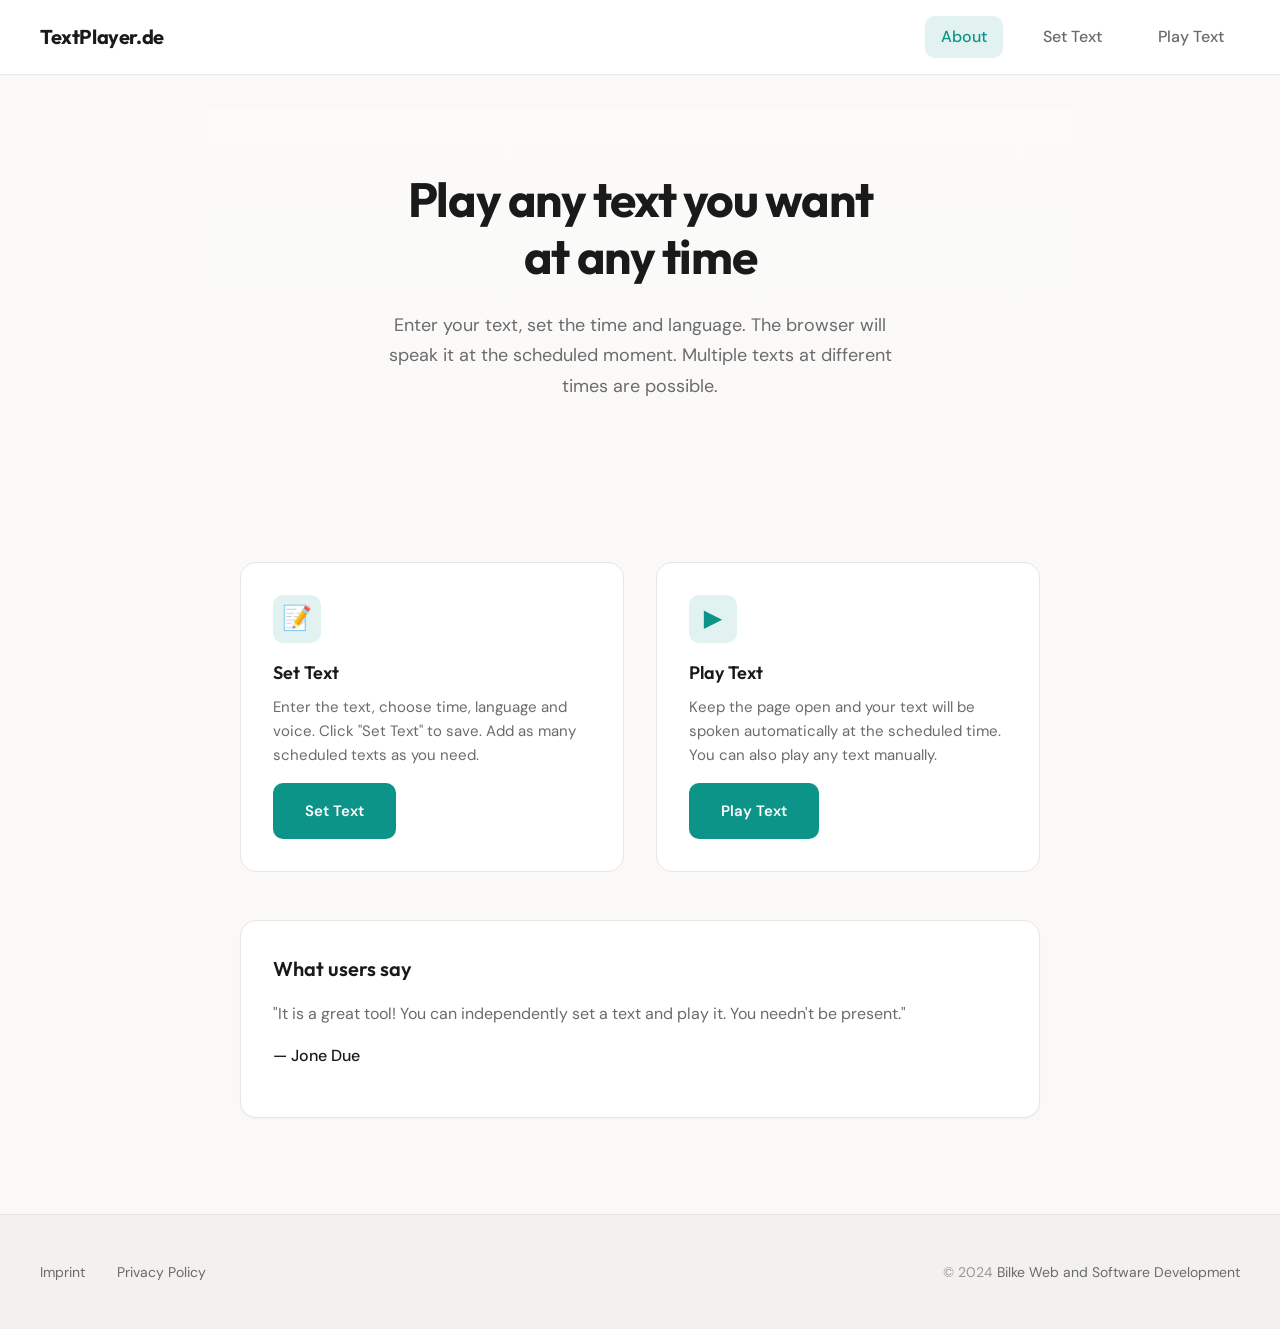
<file: index.html>
<!DOCTYPE html>
<html lang="en">
<head>
  <meta charset="utf-8">
  <meta name="viewport" content="width=device-width, initial-scale=1">
  <title>TextPlayer.de – Play any text at any time</title>
  <meta name="description" content="Set text, choose a time and language. The service speaks your text at the scheduled time. Perfect for prayers, reminders, and announcements.">
  <meta name="author" content="Bilke Web- und Softwareentwicklung">
  <link rel="icon" href="images/fevicon.png" type="image/gif">
  <link rel="stylesheet" href="css/modern.css">
</head>
<body class="app-layout">
  <header class="app-header">
    <div class="app-header-inner">
      <a href="index.html" class="app-logo">TextPlayer.de</a>
      <button class="nav-toggle" type="button" aria-label="Toggle menu" onclick="document.querySelector('.app-nav').classList.toggle('open')">
        <svg width="24" height="24" viewBox="0 0 24 24" fill="none" stroke="currentColor" stroke-width="2"><path d="M3 12h18M3 6h18M3 18h18"/></svg>
      </button>
      <nav class="app-nav">
        <a href="index.html" class="active">About</a>
        <a href="settext.php">Set Text</a>
        <a href="playtext.php">Play Text</a>
      </nav>
    </div>
  </header>

  <main class="app-main">
    <div class="app-container">
      <section class="hero hero-with-bg">
        <h1 class="hero-title">Play any text you want<br>at any time</h1>
        <p class="hero-subtitle">Enter your text, set the time and language. The browser will speak it at the scheduled moment. Multiple texts at different times are possible.</p>
      </section>

      <section class="feature-grid">
        <div class="feature-block">
          <div class="feature-icon">📝</div>
          <h3 class="feature-title">Set Text</h3>
          <p class="feature-desc">Enter the text, choose time, language and voice. Click "Set Text" to save. Add as many scheduled texts as you need.</p>
          <a href="settext.php" class="btn btn-primary">Set Text</a>
        </div>
        <div class="feature-block">
          <div class="feature-icon">▶</div>
          <h3 class="feature-title">Play Text</h3>
          <p class="feature-desc">Keep the page open and your text will be spoken automatically at the scheduled time. You can also play any text manually.</p>
          <a href="playtext.php" class="btn btn-primary">Play Text</a>
        </div>
      </section>

      <section class="card" style="margin-top: var(--space-2xl);">
        <h2 class="card-title">What users say</h2>
        <p style="color: var(--color-text-muted); margin: 0;">"It is a great tool! You can independently set a text and play it. You needn't be present."</p>
        <p style="margin-top: var(--space-md); font-weight: 500;">— Jone Due</p>
      </section>
    </div>
  </main>

  <footer class="app-footer">
    <div class="app-footer-inner">
      <div class="app-footer-links">
        <a href="imprint.html">Imprint</a>
        <a href="privacy_policy.html">Privacy Policy</a>
      </div>
      <p class="app-footer-copy">© 2024 <a href="https://www.bilke-web-sw.de/" target="_blank" rel="noopener">Bilke Web and Software Development</a></p>
    </div>
  </footer>
</body>
</html>
</file>
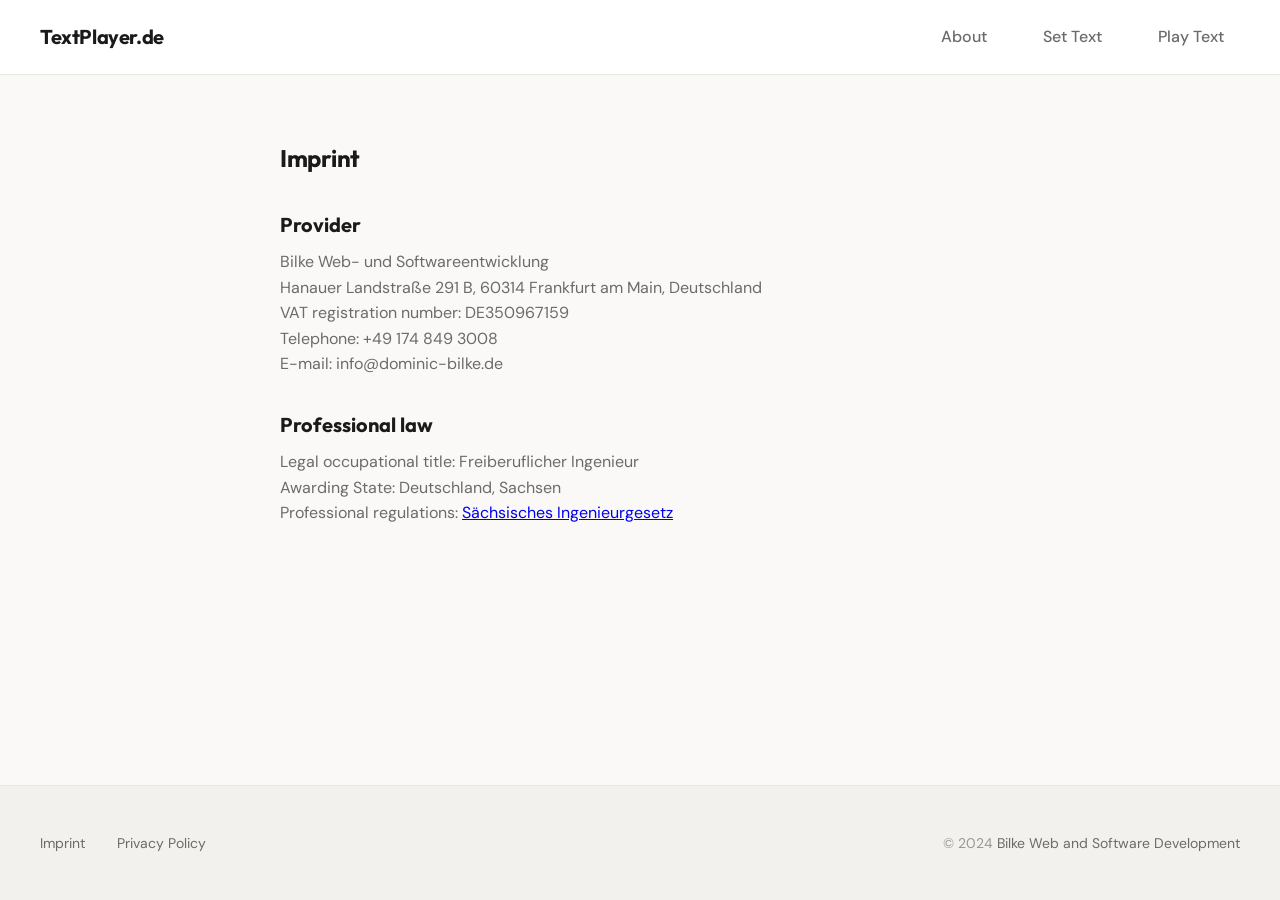
<file: imprint.html>
<!DOCTYPE html>
<html lang="en">
<head>
  <meta charset="utf-8">
  <meta name="viewport" content="width=device-width, initial-scale=1">
  <title>Imprint – TextPlayer.de</title>
  <meta name="description" content="Imprint and legal information for TextPlayer.de">
  <meta name="author" content="Bilke Web- und Softwareentwicklung">
  <link rel="icon" href="images/fevicon.png" type="image/gif">
  <link rel="stylesheet" href="css/modern.css">
</head>
<body class="app-layout">
  <header class="app-header">
    <div class="app-header-inner">
      <a href="index.html" class="app-logo">TextPlayer.de</a>
      <button class="nav-toggle" type="button" aria-label="Toggle menu" onclick="document.querySelector('.app-nav').classList.toggle('open')">
        <svg width="24" height="24" viewBox="0 0 24 24" fill="none" stroke="currentColor" stroke-width="2"><path d="M3 12h18M3 6h18M3 18h18"/></svg>
      </button>
      <nav class="app-nav">
        <a href="index.html">About</a>
        <a href="settext.php">Set Text</a>
        <a href="playtext.php">Play Text</a>
      </nav>
    </div>
  </header>

  <main class="app-main">
    <div class="app-container legal-content">
      <h1 class="page-title">Imprint</h1>

      <h2>Provider</h2>
      <p>Bilke Web- und Softwareentwicklung<br>
      Hanauer Landstraße 291 B, 60314 Frankfurt am Main, Deutschland<br>
      VAT registration number: DE350967159<br>
      Telephone: +49 174 849 3008<br>
      E-mail: info@dominic-bilke.de</p>

      <h2>Professional law</h2>
      <p>Legal occupational title: Freiberuflicher Ingenieur<br>
      Awarding State: Deutschland, Sachsen<br>
      Professional regulations: <a href="https://www.revosax.sachsen.de/vorschrift/17148-SaechsIngG" target="_blank" rel="noopener">Sächsisches Ingenieurgesetz</a></p>
    </div>
  </main>

  <footer class="app-footer">
    <div class="app-footer-inner">
      <div class="app-footer-links">
        <a href="imprint.html">Imprint</a>
        <a href="privacy_policy.html">Privacy Policy</a>
      </div>
      <p class="app-footer-copy">© 2024 <a href="https://www.bilke-web-sw.de/" target="_blank" rel="noopener">Bilke Web and Software Development</a></p>
    </div>
  </footer>
</body>
</html>
</file>
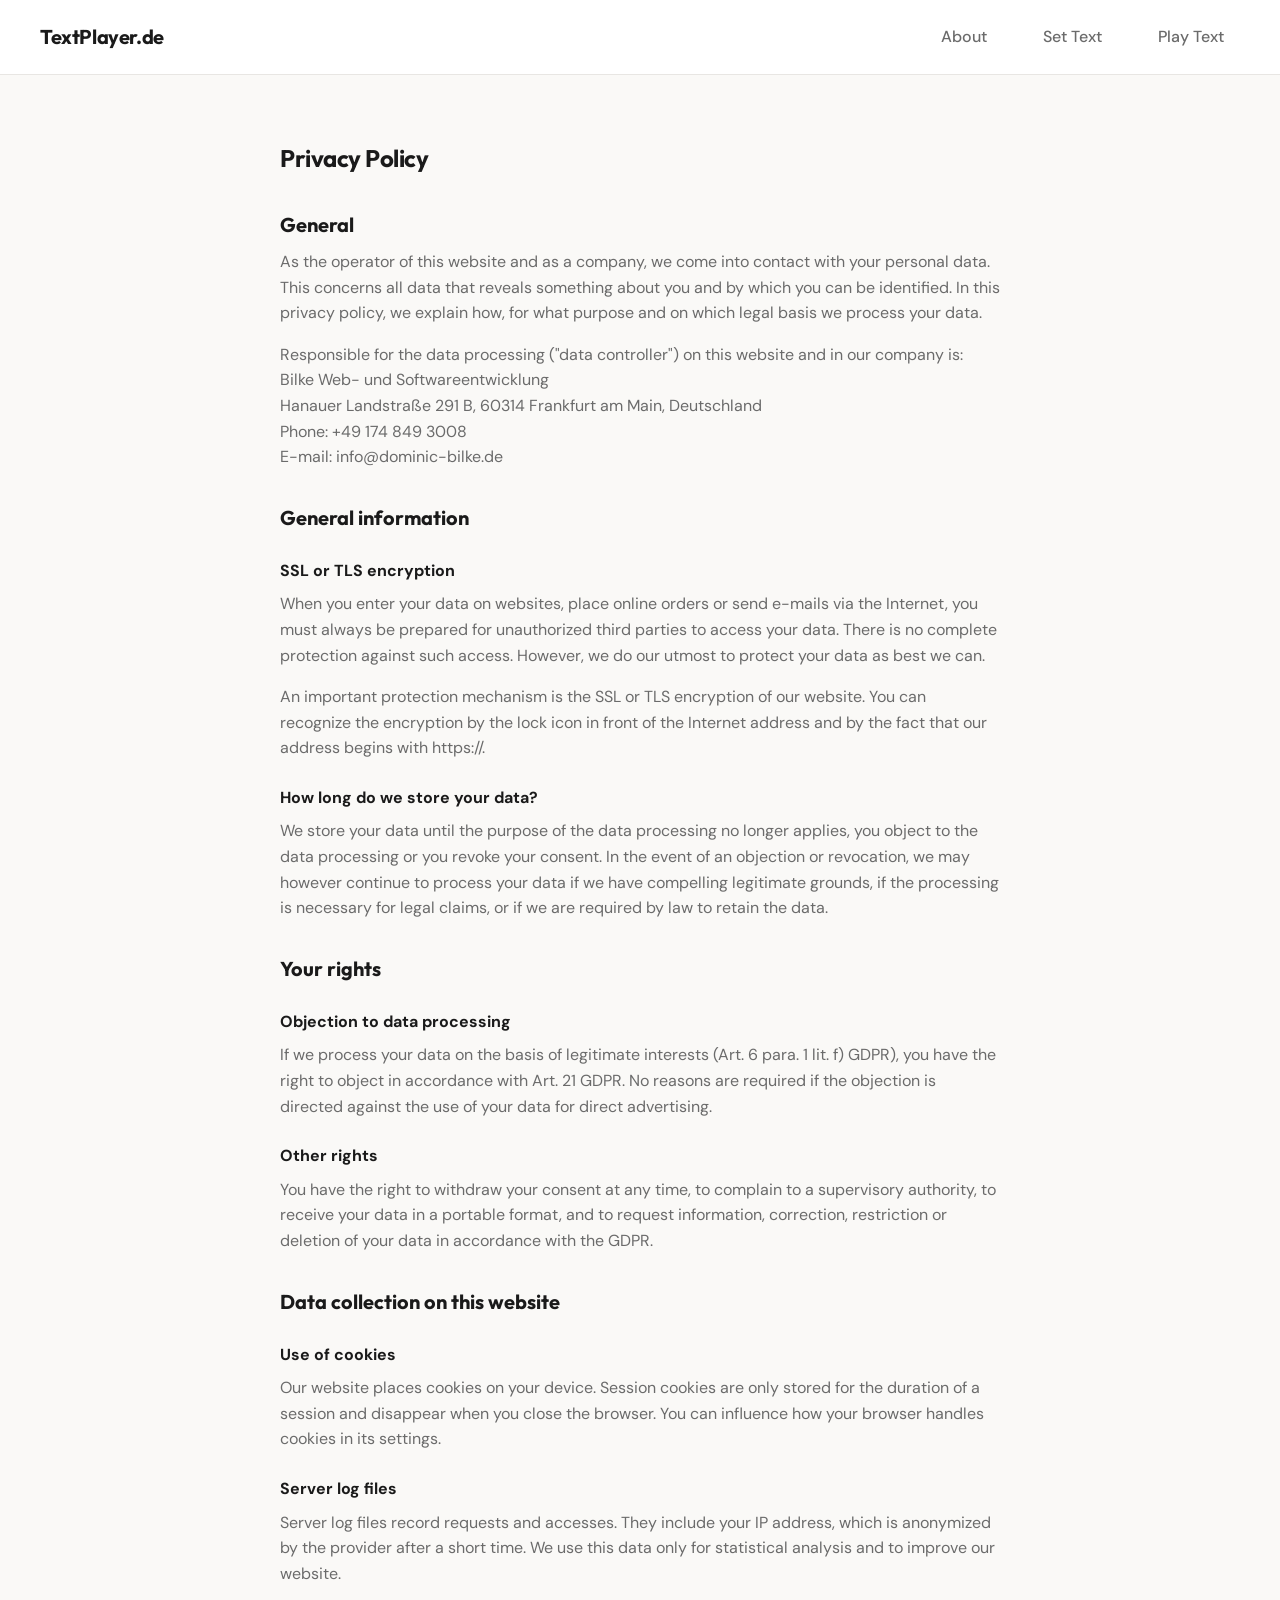
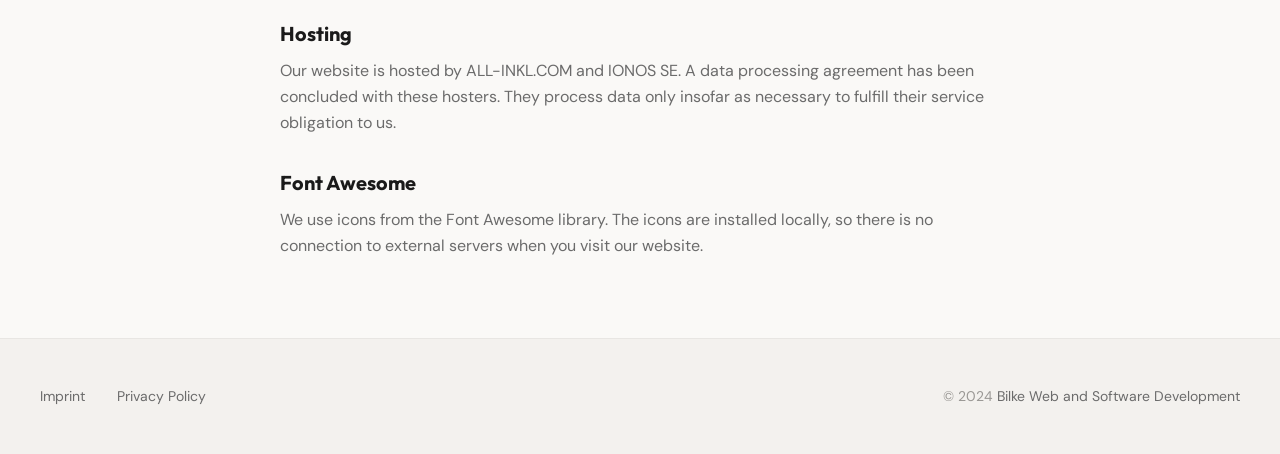
<file: privacy_policy.html>
<!DOCTYPE html>
<html lang="en">
<head>
  <meta charset="utf-8">
  <meta name="viewport" content="width=device-width, initial-scale=1">
  <title>Privacy Policy – TextPlayer.de</title>
  <meta name="description" content="Privacy policy for TextPlayer.de">
  <meta name="author" content="Bilke Web- und Softwareentwicklung">
  <link rel="icon" href="images/fevicon.png" type="image/gif">
  <link rel="stylesheet" href="css/modern.css">
</head>
<body class="app-layout">
  <header class="app-header">
    <div class="app-header-inner">
      <a href="index.html" class="app-logo">TextPlayer.de</a>
      <button class="nav-toggle" type="button" aria-label="Toggle menu" onclick="document.querySelector('.app-nav').classList.toggle('open')">
        <svg width="24" height="24" viewBox="0 0 24 24" fill="none" stroke="currentColor" stroke-width="2"><path d="M3 12h18M3 6h18M3 18h18"/></svg>
      </button>
      <nav class="app-nav">
        <a href="index.html">About</a>
        <a href="settext.php">Set Text</a>
        <a href="playtext.php">Play Text</a>
      </nav>
    </div>
  </header>

  <main class="app-main">
    <div class="app-container legal-content">
      <h1 class="page-title">Privacy Policy</h1>

      <h2>General</h2>
      <p>As the operator of this website and as a company, we come into contact with your personal data. This concerns all data that reveals something about you and by which you can be identified. In this privacy policy, we explain how, for what purpose and on which legal basis we process your data.</p>
      <p>Responsible for the data processing ("data controller") on this website and in our company is:<br>
      Bilke Web- und Softwareentwicklung<br>
      Hanauer Landstraße 291 B, 60314 Frankfurt am Main, Deutschland<br>
      Phone: +49 174 849 3008<br>
      E-mail: info@dominic-bilke.de</p>

      <h2>General information</h2>
      <h3>SSL or TLS encryption</h3>
      <p>When you enter your data on websites, place online orders or send e-mails via the Internet, you must always be prepared for unauthorized third parties to access your data. There is no complete protection against such access. However, we do our utmost to protect your data as best we can.</p>
      <p>An important protection mechanism is the SSL or TLS encryption of our website. You can recognize the encryption by the lock icon in front of the Internet address and by the fact that our address begins with https://.</p>

      <h3>How long do we store your data?</h3>
      <p>We store your data until the purpose of the data processing no longer applies, you object to the data processing or you revoke your consent. In the event of an objection or revocation, we may however continue to process your data if we have compelling legitimate grounds, if the processing is necessary for legal claims, or if we are required by law to retain the data.</p>

      <h2>Your rights</h2>
      <h3>Objection to data processing</h3>
      <p>If we process your data on the basis of legitimate interests (Art. 6 para. 1 lit. f) GDPR), you have the right to object in accordance with Art. 21 GDPR. No reasons are required if the objection is directed against the use of your data for direct advertising.</p>

      <h3>Other rights</h3>
      <p>You have the right to withdraw your consent at any time, to complain to a supervisory authority, to receive your data in a portable format, and to request information, correction, restriction or deletion of your data in accordance with the GDPR.</p>

      <h2>Data collection on this website</h2>
      <h3>Use of cookies</h3>
      <p>Our website places cookies on your device. Session cookies are only stored for the duration of a session and disappear when you close the browser. You can influence how your browser handles cookies in its settings.</p>

      <h3>Server log files</h3>
      <p>Server log files record requests and accesses. They include your IP address, which is anonymized by the provider after a short time. We use this data only for statistical analysis and to improve our website.</p>

      <h2>Hosting</h2>
      <p>Our website is hosted by ALL-INKL.COM and IONOS SE. A data processing agreement has been concluded with these hosters. They process data only insofar as necessary to fulfill their service obligation to us.</p>

      <h2>Font Awesome</h2>
      <p>We use icons from the Font Awesome library. The icons are installed locally, so there is no connection to external servers when you visit our website.</p>
    </div>
  </main>

  <footer class="app-footer">
    <div class="app-footer-inner">
      <div class="app-footer-links">
        <a href="imprint.html">Imprint</a>
        <a href="privacy_policy.html">Privacy Policy</a>
      </div>
      <p class="app-footer-copy">© 2024 <a href="https://www.bilke-web-sw.de/" target="_blank" rel="noopener">Bilke Web and Software Development</a></p>
    </div>
  </footer>
</body>
</html>
</file>
<file: css/modern.css>
/* TextPlayer.de - Modern Design System */

@import url('https://fonts.googleapis.com/css2?family=Outfit:wght@300;400;500;600;700&family=DM+Sans:ital,wght@0,400;0,500;0,600;0,700;1,400&display=swap');

:root {
  /* Palette - warm editorial with teal accent */
  --color-bg: #faf9f7;
  --color-bg-elevated: #ffffff;
  --color-surface: #f3f1ee;
  --color-border: #e8e6e3;
  --color-text: #1a1a1a;
  --color-text-muted: #6b6b6b;
  --color-text-subtle: #9a9895;
  --color-accent: #0d9488;
  --color-accent-hover: #0f766e;
  --color-accent-muted: rgba(13, 148, 136, 0.12);
  --color-error: #dc2626;
  --color-success: #059669;
  
  /* Typography */
  --font-display: 'Outfit', system-ui, sans-serif;
  --font-body: 'DM Sans', system-ui, sans-serif;
  
  /* Spacing */
  --space-xs: 0.25rem;
  --space-sm: 0.5rem;
  --space-md: 1rem;
  --space-lg: 1.5rem;
  --space-xl: 2rem;
  --space-2xl: 3rem;
  --space-3xl: 4rem;
  
  /* Radius */
  --radius-sm: 6px;
  --radius-md: 10px;
  --radius-lg: 16px;
  --radius-xl: 24px;
  --radius-full: 9999px;
  
  /* Shadows */
  --shadow-sm: 0 1px 2px rgba(0,0,0,0.04);
  --shadow-md: 0 4px 12px rgba(0,0,0,0.06);
  --shadow-lg: 0 12px 40px rgba(0,0,0,0.08);
  
  /* Transitions */
  --transition-fast: 150ms ease;
  --transition-base: 250ms ease;
}

* {
  box-sizing: border-box;
}

html {
  scroll-behavior: smooth;
}

body {
  margin: 0;
  font-family: var(--font-body);
  font-size: 16px;
  line-height: 1.6;
  color: var(--color-text);
  background: var(--color-bg);
  -webkit-font-smoothing: antialiased;
}

/* Layout */
.app-layout {
  min-height: 100vh;
  display: flex;
  flex-direction: column;
}

/* Header */
.app-header {
  position: sticky;
  top: 0;
  z-index: 100;
  background: var(--color-bg-elevated);
  border-bottom: 1px solid var(--color-border);
  padding: var(--space-md) var(--space-xl);
}

.app-header-inner {
  max-width: 1200px;
  margin: 0 auto;
  display: flex;
  align-items: center;
  justify-content: space-between;
}

.app-logo {
  font-family: var(--font-display);
  font-weight: 700;
  font-size: 1.25rem;
  color: var(--color-text);
  text-decoration: none;
  letter-spacing: -0.02em;
}

.app-logo:hover {
  color: var(--color-accent);
}

.app-nav {
  display: flex;
  gap: var(--space-lg);
  align-items: center;
}

.app-nav a {
  font-weight: 500;
  color: var(--color-text-muted);
  text-decoration: none;
  padding: var(--space-sm) var(--space-md);
  border-radius: var(--radius-md);
  transition: color var(--transition-fast), background var(--transition-fast);
}

.app-nav a:hover {
  color: var(--color-accent);
  background: var(--color-accent-muted);
}

.app-nav a.active {
  color: var(--color-accent);
  background: var(--color-accent-muted);
}

/* Mobile nav toggle */
.nav-toggle {
  display: none;
  background: none;
  border: none;
  padding: var(--space-sm);
  cursor: pointer;
  color: var(--color-text);
}

@media (max-width: 768px) {
  .nav-toggle { display: block; }
  .app-nav {
    display: none;
    position: absolute;
    top: 100%;
    left: 0;
    right: 0;
    flex-direction: column;
    background: var(--color-bg-elevated);
    padding: var(--space-md);
    border-bottom: 1px solid var(--color-border);
  }
  .app-nav.open { display: flex; }
}

/* Main content */
.app-main {
  flex: 1;
  padding: var(--space-3xl) var(--space-xl);
}

.app-container {
  max-width: 800px;
  margin: 0 auto;
}

.app-container-wide {
  max-width: 1000px;
  margin: 0 auto;
}

/* Hero */
.hero {
  text-align: center;
  padding: var(--space-3xl) 0;
}

.hero-with-bg {
  position: relative;
  margin: calc(var(--space-xl) * -1) calc(var(--space-xl) * -1) var(--space-2xl);
  padding: var(--space-3xl) var(--space-xl);
  background-image: url('https://images.unsplash.com/photo-1589998059171-988d887df646?w=1920&q=85');
  background-size: cover;
  background-position: center;
  background-repeat: no-repeat;
  border-radius: 0 0 var(--radius-xl) var(--radius-xl);
  overflow: hidden;
}

.hero-with-bg::before {
  content: '';
  position: absolute;
  inset: 0;
  background: linear-gradient(to bottom, rgba(255, 255, 255, 0.25) 0%, rgba(250, 249, 247, 0.75) 100%);
  border-radius: inherit;
}

.hero-with-bg .hero-title,
.hero-with-bg .hero-subtitle {
  position: relative;
  z-index: 1;
  text-shadow: 0 1px 2px rgba(255, 255, 255, 0.8);
}

.hero-with-bg .hero-title {
  color: var(--color-text);
}

.hero-with-bg .hero-subtitle {
  color: var(--color-text-muted);
}

.hero-title {
  font-family: var(--font-display);
  font-size: clamp(2rem, 5vw, 3rem);
  font-weight: 700;
  line-height: 1.2;
  letter-spacing: -0.03em;
  margin: 0 0 var(--space-lg);
  color: var(--color-text);
}

.hero-subtitle {
  font-size: 1.125rem;
  color: var(--color-text-muted);
  max-width: 540px;
  margin: 0 auto var(--space-2xl);
  line-height: 1.7;
}

/* Cards */
.card {
  background: var(--color-bg-elevated);
  border-radius: var(--radius-lg);
  padding: var(--space-xl);
  box-shadow: var(--shadow-sm);
  border: 1px solid var(--color-border);
  margin-bottom: var(--space-xl);
}

.card-title {
  font-family: var(--font-display);
  font-size: 1.25rem;
  font-weight: 600;
  margin: 0 0 var(--space-md);
  color: var(--color-text);
}

/* Buttons */
.btn {
  display: inline-flex;
  align-items: center;
  justify-content: center;
  gap: var(--space-sm);
  padding: var(--space-md) var(--space-xl);
  font-family: var(--font-body);
  font-size: 0.9375rem;
  font-weight: 600;
  border-radius: var(--radius-md);
  border: none;
  cursor: pointer;
  text-decoration: none;
  transition: all var(--transition-fast);
}

.btn-primary {
  background: var(--color-accent);
  color: white;
}

.btn-primary:hover {
  background: var(--color-accent-hover);
  transform: translateY(-1px);
}

.btn-secondary {
  background: var(--color-surface);
  color: var(--color-text);
  border: 1px solid var(--color-border);
}

.btn-secondary:hover {
  background: var(--color-border);
}

.btn-ghost {
  background: transparent;
  color: var(--color-text-muted);
}

.btn-ghost:hover {
  background: var(--color-accent-muted);
  color: var(--color-accent);
}

.btn-danger {
  background: transparent;
  color: var(--color-error);
}

.btn-danger:hover {
  background: rgba(220, 38, 38, 0.1);
}

/* Form elements */
.form-group {
  margin-bottom: var(--space-lg);
}

.form-label {
  display: block;
  font-weight: 500;
  font-size: 0.875rem;
  margin-bottom: var(--space-sm);
  color: var(--color-text);
}

.form-input,
.form-select,
.form-textarea {
  width: 100%;
  padding: var(--space-md);
  font-family: var(--font-body);
  font-size: 1rem;
  border: 1px solid var(--color-border);
  border-radius: var(--radius-md);
  background: var(--color-bg-elevated);
  color: var(--color-text);
  transition: border-color var(--transition-fast), box-shadow var(--transition-fast);
}

.form-input:focus,
.form-select:focus,
.form-textarea:focus {
  outline: none;
  border-color: var(--color-accent);
  box-shadow: 0 0 0 3px var(--color-accent-muted);
}

.form-textarea {
  min-height: 140px;
  resize: vertical;
}

.form-row {
  display: grid;
  grid-template-columns: 1fr 1fr;
  gap: var(--space-lg);
}

@media (max-width: 600px) {
  .form-row { grid-template-columns: 1fr; }
}

/* Feature blocks */
.feature-grid {
  display: grid;
  grid-template-columns: repeat(auto-fit, minmax(280px, 1fr));
  gap: var(--space-xl);
  margin-top: var(--space-2xl);
}

.feature-block {
  padding: var(--space-xl);
  background: var(--color-bg-elevated);
  border-radius: var(--radius-lg);
  border: 1px solid var(--color-border);
  transition: border-color var(--transition-base), box-shadow var(--transition-base);
}

.feature-block:hover {
  border-color: var(--color-accent);
  box-shadow: var(--shadow-md);
}

.feature-icon {
  width: 48px;
  height: 48px;
  background: var(--color-accent-muted);
  border-radius: var(--radius-md);
  display: flex;
  align-items: center;
  justify-content: center;
  margin-bottom: var(--space-md);
  color: var(--color-accent);
  font-size: 1.5rem;
}

.feature-title {
  font-family: var(--font-display);
  font-size: 1.125rem;
  font-weight: 600;
  margin: 0 0 var(--space-sm);
}

.feature-desc {
  font-size: 0.9375rem;
  color: var(--color-text-muted);
  margin: 0 0 var(--space-md);
  line-height: 1.6;
}

/* Scheduled item */
.scheduled-item {
  display: flex;
  align-items: flex-start;
  gap: var(--space-lg);
  padding: var(--space-lg);
  background: var(--color-surface);
  border-radius: var(--radius-md);
  margin-bottom: var(--space-md);
  border: 1px solid var(--color-border);
}

.scheduled-time {
  font-family: var(--font-display);
  font-weight: 600;
  font-size: 1.125rem;
  color: var(--color-accent);
  min-width: 70px;
}

.scheduled-content {
  flex: 1;
  font-size: 0.9375rem;
  color: var(--color-text-muted);
  line-height: 1.6;
}

.scheduled-actions {
  display: flex;
  gap: var(--space-sm);
  flex-shrink: 0;
}

.scheduled-item .btn {
  padding: var(--space-sm) var(--space-md);
  font-size: 0.875rem;
}

/* Play button icon */
.btn-play {
  width: 40px;
  height: 40px;
  padding: 0;
  border-radius: var(--radius-full);
  background: var(--color-accent);
  color: white;
  display: flex;
  align-items: center;
  justify-content: center;
  cursor: pointer;
  border: none;
  transition: background var(--transition-fast), transform var(--transition-fast);
}

.btn-play:hover {
  background: var(--color-accent-hover);
  transform: scale(1.05);
}

.btn-play::before {
  content: '';
  width: 0;
  height: 0;
  border-style: solid;
  border-width: 6px 0 6px 10px;
  border-color: transparent transparent transparent white;
  margin-left: 3px;
}

/* ID section */
.id-section {
  margin-top: var(--space-2xl);
  padding-top: var(--space-xl);
  border-top: 1px solid var(--color-border);
}

.id-section h3 {
  font-family: var(--font-display);
  font-size: 1rem;
  font-weight: 600;
  margin: 0 0 var(--space-md);
  color: var(--color-text-muted);
}

.id-grid {
  display: grid;
  grid-template-columns: 1fr 1fr;
  gap: var(--space-lg);
}

@media (max-width: 600px) {
  .id-grid { grid-template-columns: 1fr; }
}

.id-box {
  padding: var(--space-md);
  background: var(--color-surface);
  border-radius: var(--radius-md);
}

.id-box label {
  font-size: 0.875rem;
  color: var(--color-text-muted);
}

.id-value {
  font-family: monospace;
  font-weight: 600;
  color: var(--color-accent);
  word-break: break-all;
}

/* Empty state */
.empty-state {
  text-align: center;
  padding: var(--space-3xl);
  color: var(--color-text-muted);
}

.empty-state h3 {
  font-family: var(--font-display);
  font-size: 1.125rem;
  margin: 0 0 var(--space-sm);
  color: var(--color-text);
}

/* Footer */
.app-footer {
  margin-top: auto;
  padding: var(--space-xl);
  background: var(--color-surface);
  border-top: 1px solid var(--color-border);
}

.app-footer-inner {
  max-width: 1200px;
  margin: 0 auto;
  display: flex;
  flex-wrap: wrap;
  justify-content: space-between;
  align-items: center;
  gap: var(--space-md);
}

.app-footer-links {
  display: flex;
  gap: var(--space-xl);
}

.app-footer-links a {
  color: var(--color-text-muted);
  text-decoration: none;
  font-size: 0.875rem;
}

.app-footer-links a:hover {
  color: var(--color-accent);
}

.app-footer-copy {
  font-size: 0.875rem;
  color: var(--color-text-subtle);
}

.app-footer-copy a {
  color: var(--color-text-muted);
  text-decoration: none;
}

.app-footer-copy a:hover {
  color: var(--color-accent);
}

/* Page content */
.page-title {
  font-family: var(--font-display);
  font-size: 1.75rem;
  font-weight: 700;
  margin: 0 0 var(--space-md);
  letter-spacing: -0.02em;
}

.page-subtitle {
  color: var(--color-text-muted);
  margin: 0 0 var(--space-2xl);
}

/* Legal pages */
.legal-content {
  max-width: 720px;
}

.legal-content h1 {
  font-family: var(--font-display);
  font-size: 1.5rem;
  margin: var(--space-2xl) 0 var(--space-md);
}

.legal-content h1:first-child { margin-top: 0; }

.legal-content h2 {
  font-family: var(--font-display);
  font-size: 1.25rem;
  margin: var(--space-xl) 0 var(--space-sm);
}

.legal-content h3, .legal-content h4 {
  font-size: 1rem;
  margin: var(--space-lg) 0 var(--space-sm);
}

.legal-content p, .legal-content li {
  margin: 0 0 var(--space-md);
  color: var(--color-text-muted);
}

.legal-content ul {
  padding-left: var(--space-lg);
}

/* Remove loader - we'll use minimal loading or remove */
.loader_bg {
  display: none !important;
}
</file>
